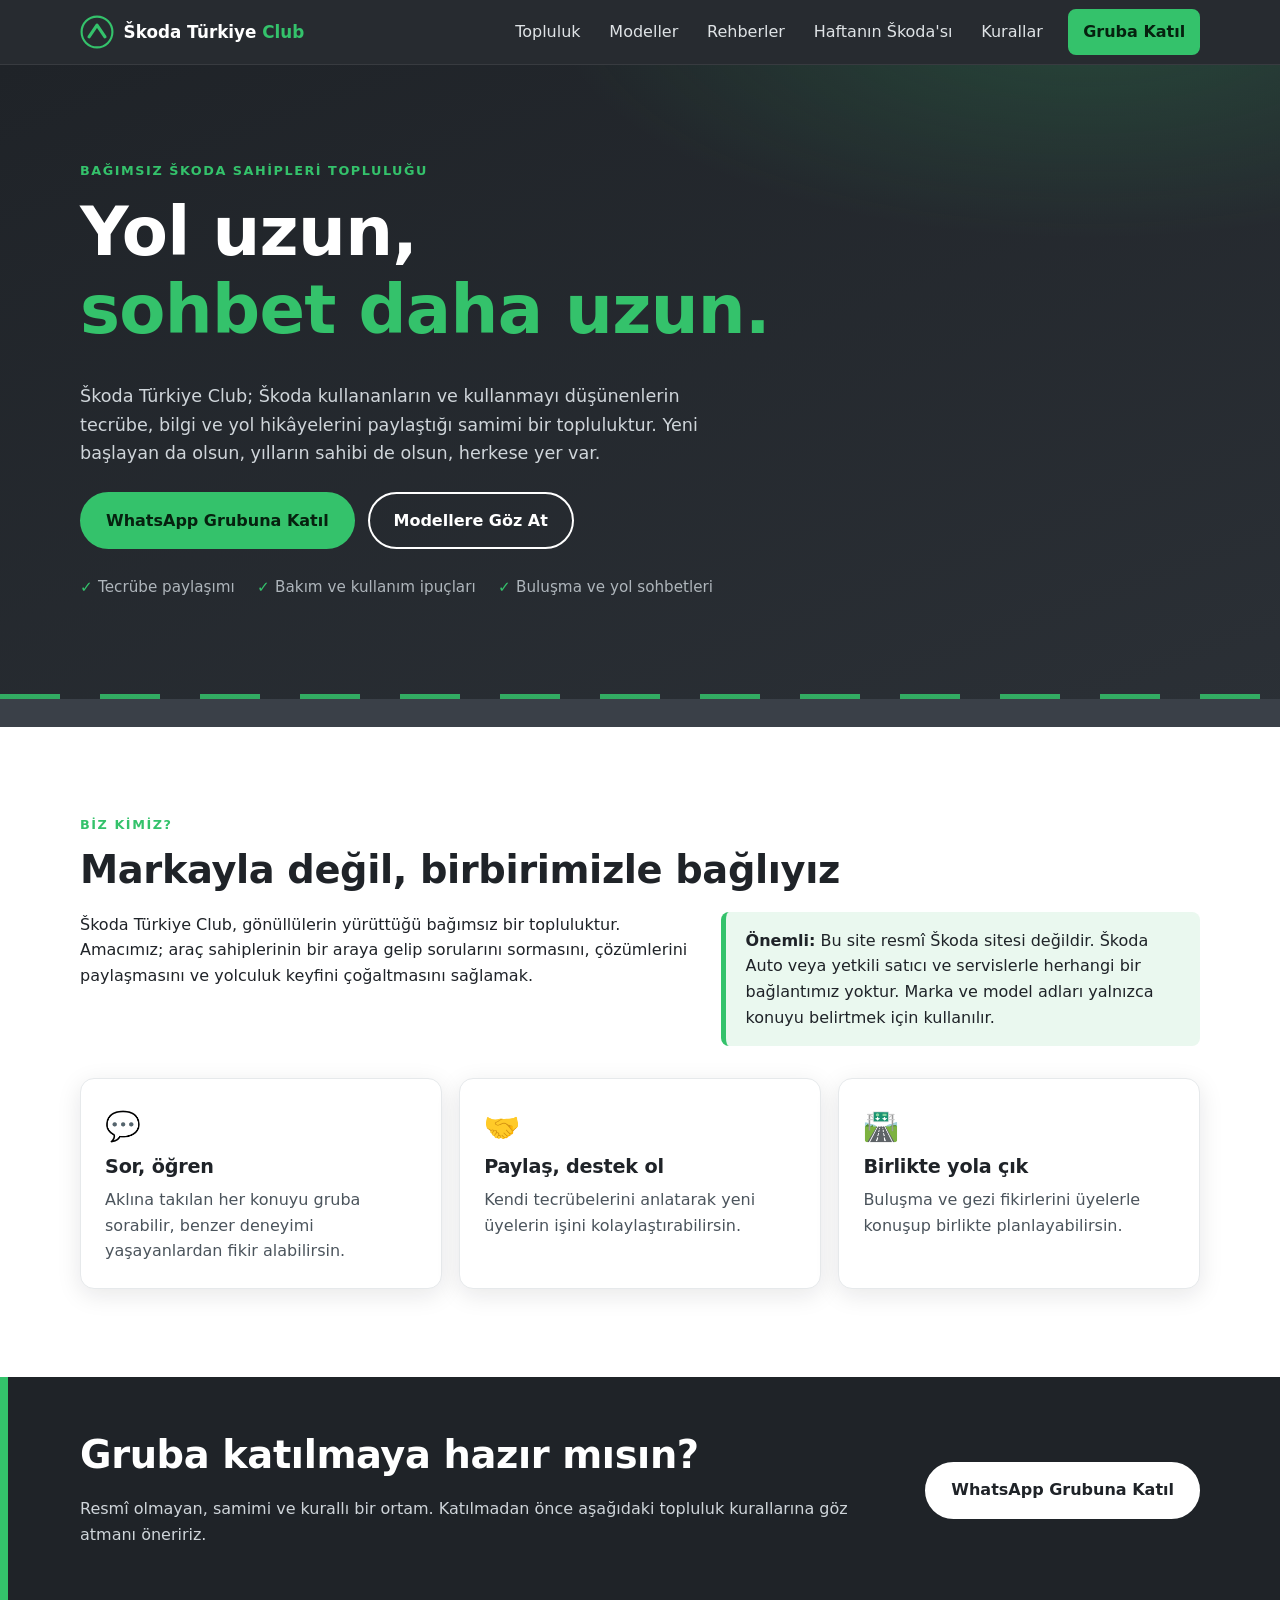
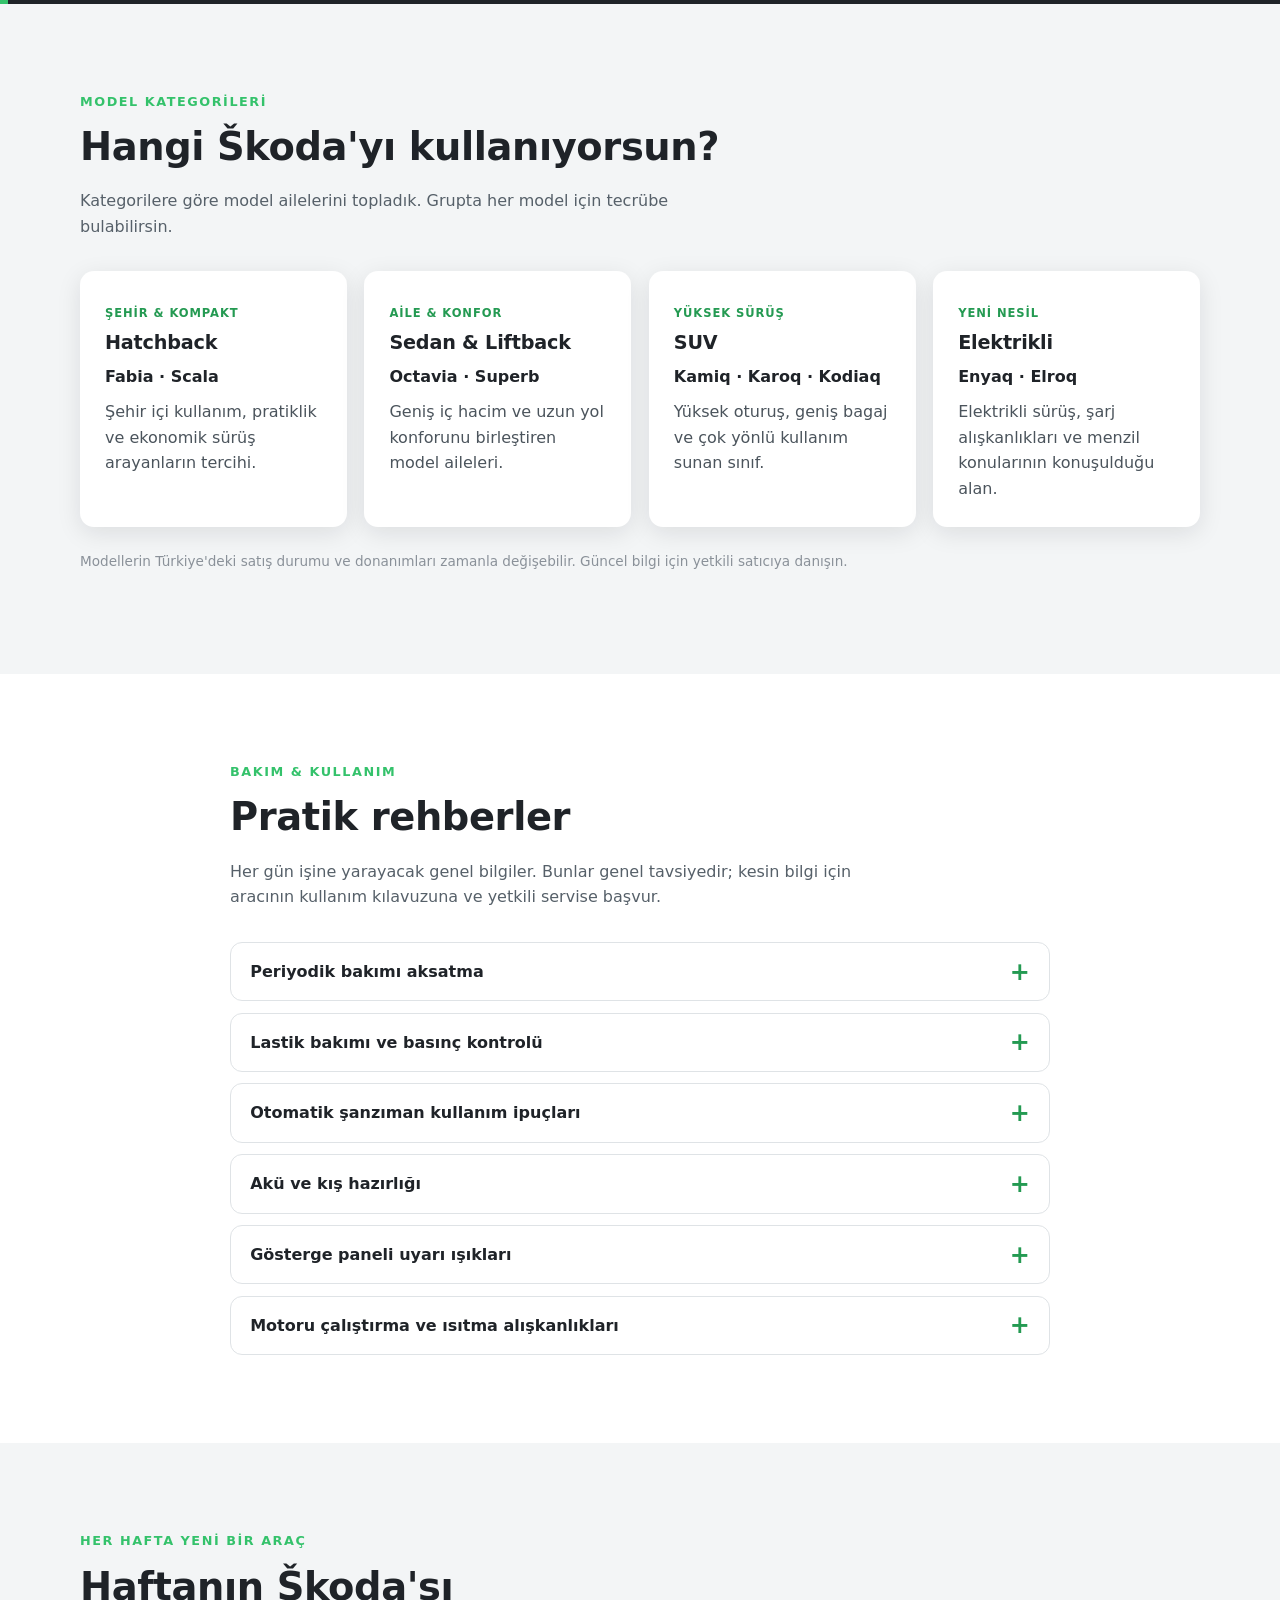
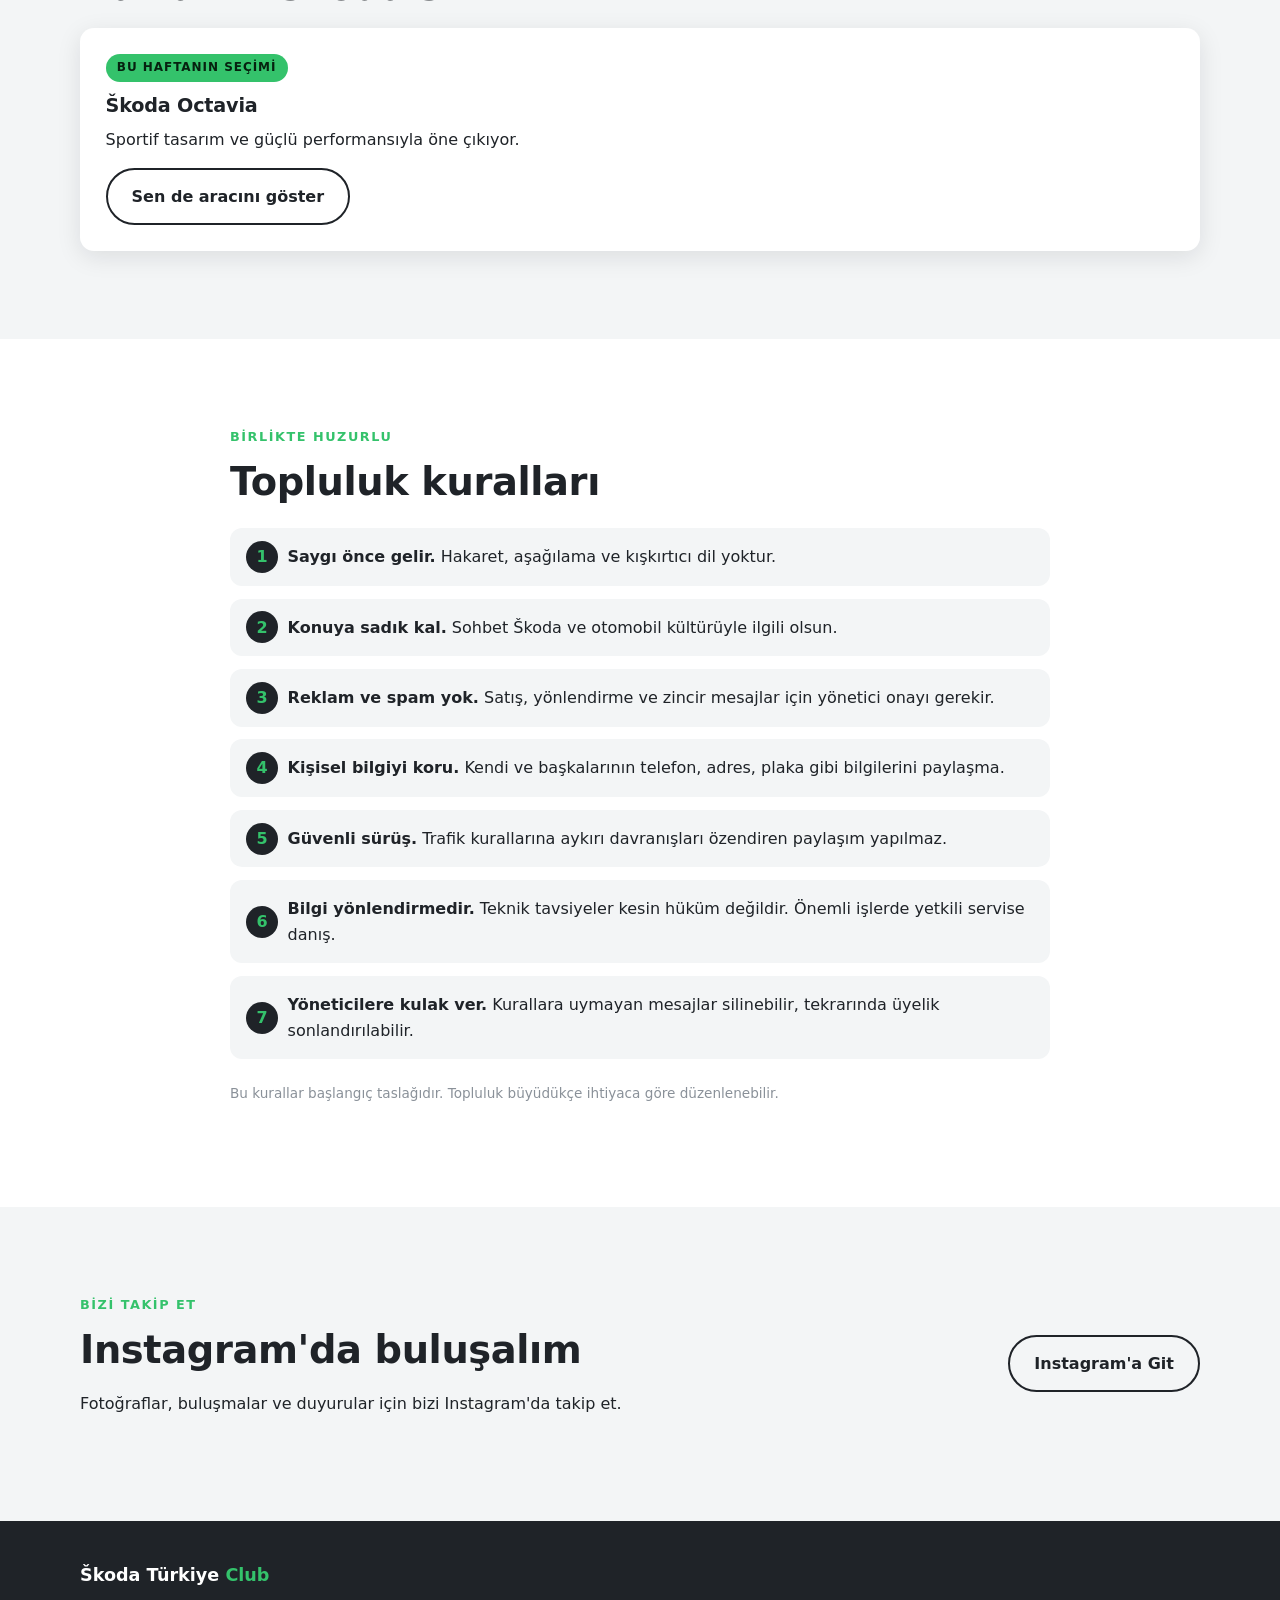
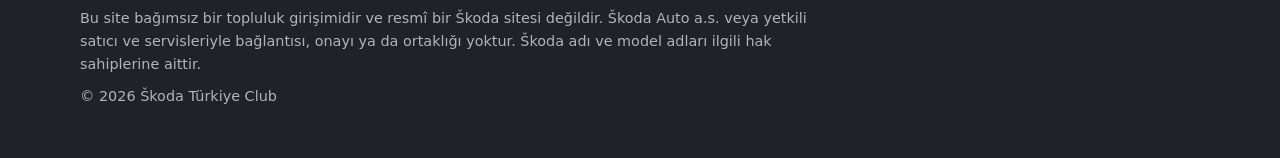
<file: index.html>
<!DOCTYPE html>
<html lang="tr">
<head>
  <meta charset="UTF-8">
  <meta name="viewport" content="width=device-width, initial-scale=1">
  <title>Škoda Türkiye Club | Bağımsız Škoda Sahipleri Topluluğu</title>
  <meta name="description" content="Škoda Türkiye Club: Škoda kullanıcılarının bilgi, tecrübe ve sohbet paylaştığı bağımsız bir topluluk. Resmî Škoda sitesi değildir.">
  <meta name="theme-color" content="#1f2328">
  <link rel="icon" href="data:image/svg+xml,%3Csvg xmlns='http://www.w3.org/2000/svg' viewBox='0 0 64 64'%3E%3Ccircle cx='32' cy='32' r='30' fill='%231f2328' stroke='%2334c26b' stroke-width='4'/%3E%3Cpath d='M18 40 L32 20 L46 40' fill='none' stroke='%2334c26b' stroke-width='6' stroke-linecap='round' stroke-linejoin='round'/%3E%3C/svg%3E">
  <link rel="stylesheet" href="style.css">
</head>
<body>

  <a class="skip" href="#icerik">İçeriğe geç</a>

  <!-- ÜST MENÜ -->
  <header class="topbar">
    <div class="wrap topbar-in">
      <a class="brand" href="#top" aria-label="Škoda Türkiye Club ana sayfa">
        <svg class="emblem" viewBox="0 0 64 64" aria-hidden="true">
          <circle cx="32" cy="32" r="29" fill="none" stroke="currentColor" stroke-width="4"/>
          <path d="M17 41 L32 19 L47 41" fill="none" stroke="currentColor" stroke-width="6" stroke-linecap="round" stroke-linejoin="round"/>
        </svg>
        <span class="brand-text">Škoda Türkiye <b>Club</b></span>
      </a>
      <button class="menu-btn" id="menuBtn" aria-expanded="false" aria-controls="nav" aria-label="Menüyü aç/kapat">
        <span></span><span></span><span></span>
      </button>
      <nav class="nav" id="nav">
        <a href="#topluluk">Topluluk</a>
        <a href="#modeller">Modeller</a>
        <a href="#rehber">Rehberler</a>
        <a href="#hafta">Haftanın Škoda'sı</a>
        <a href="#kurallar">Kurallar</a>
        <a class="btn btn-small js-whatsapp" href="#katil">Gruba Katıl</a>
      </nav>
    </div>
  </header>

  <main id="icerik">

    <!-- KARŞILAMA -->
    <section class="hero" id="top">
      <div class="wrap hero-in">
        <p class="eyebrow">Bağımsız Škoda sahipleri topluluğu</p>
        <h1>Yol uzun,<br><span class="accent">sohbet daha uzun.</span></h1>
        <p class="lead">Škoda Türkiye Club; Škoda kullananların ve kullanmayı düşünenlerin tecrübe, bilgi ve yol hikâyelerini paylaştığı samimi bir topluluktur. Yeni başlayan da olsun, yılların sahibi de olsun, herkese yer var.</p>
        <div class="hero-actions">
          <a class="btn js-whatsapp" href="#katil">WhatsApp Grubuna Katıl</a>
          <a class="btn btn-ghost" href="#modeller">Modellere Göz At</a>
        </div>
        <ul class="hero-points">
          <li>Tecrübe paylaşımı</li>
          <li>Bakım ve kullanım ipuçları</li>
          <li>Buluşma ve yol sohbetleri</li>
        </ul>
      </div>
      <div class="hero-road" aria-hidden="true"></div>
    </section>

    <!-- TOPLULUK -->
    <section class="section" id="topluluk">
      <div class="wrap">
        <p class="eyebrow">Biz kimiz?</p>
        <h2>Markayla değil, birbirimizle bağlıyız</h2>
        <div class="cols">
          <p>Škoda Türkiye Club, gönüllülerin yürüttüğü bağımsız bir topluluktur. Amacımız; araç sahiplerinin bir araya gelip sorularını sormasını, çözümlerini paylaşmasını ve yolculuk keyfini çoğaltmasını sağlamak.</p>
          <p class="note-box"><strong>Önemli:</strong> Bu site resmî Škoda sitesi değildir. Škoda Auto veya yetkili satıcı ve servislerle herhangi bir bağlantımız yoktur. Marka ve model adları yalnızca konuyu belirtmek için kullanılır.</p>
        </div>
        <div class="cards three">
          <article class="card">
            <div class="ico" aria-hidden="true">💬</div>
            <h3>Sor, öğren</h3>
            <p>Aklına takılan her konuyu gruba sorabilir, benzer deneyimi yaşayanlardan fikir alabilirsin.</p>
          </article>
          <article class="card">
            <div class="ico" aria-hidden="true">🤝</div>
            <h3>Paylaş, destek ol</h3>
            <p>Kendi tecrübelerini anlatarak yeni üyelerin işini kolaylaştırabilirsin.</p>
          </article>
          <article class="card">
            <div class="ico" aria-hidden="true">🛣️</div>
            <h3>Birlikte yola çık</h3>
            <p>Buluşma ve gezi fikirlerini üyelerle konuşup birlikte planlayabilirsin.</p>
          </article>
        </div>
      </div>
    </section>

    <!-- WHATSAPP ÇAĞRISI -->
    <section class="cta" id="katil">
      <div class="wrap cta-in">
        <div>
          <h2>Gruba katılmaya hazır mısın?</h2>
          <p>Resmî olmayan, samimi ve kurallı bir ortam. Katılmadan önce aşağıdaki topluluk kurallarına göz atmanı öneririz.</p>
        </div>
        <div class="cta-side">
          <a class="btn btn-light js-whatsapp" id="ctaWhatsapp" href="#katil">WhatsApp Grubuna Katıl</a>
          <p class="cta-note" id="whatsappNote" hidden>Davet bağlantısı çok yakında burada olacak.</p>
        </div>
      </div>
    </section>

    <!-- MODELLER -->
    <section class="section alt" id="modeller">
      <div class="wrap">
        <p class="eyebrow">Model kategorileri</p>
        <h2>Hangi Škoda'yı kullanıyorsun?</h2>
        <p class="sub">Kategorilere göre model ailelerini topladık. Grupta her model için tecrübe bulabilirsin.</p>
        <div class="cards four">
          <article class="card model">
            <span class="tag">Şehir &amp; kompakt</span>
            <h3>Hatchback</h3>
            <p class="models">Fabia · Scala</p>
            <p>Şehir içi kullanım, pratiklik ve ekonomik sürüş arayanların tercihi.</p>
          </article>
          <article class="card model">
            <span class="tag">Aile &amp; konfor</span>
            <h3>Sedan &amp; Liftback</h3>
            <p class="models">Octavia · Superb</p>
            <p>Geniş iç hacim ve uzun yol konforunu birleştiren model aileleri.</p>
          </article>
          <article class="card model">
            <span class="tag">Yüksek sürüş</span>
            <h3>SUV</h3>
            <p class="models">Kamiq · Karoq · Kodiaq</p>
            <p>Yüksek oturuş, geniş bagaj ve çok yönlü kullanım sunan sınıf.</p>
          </article>
          <article class="card model">
            <span class="tag">Yeni nesil</span>
            <h3>Elektrikli</h3>
            <p class="models">Enyaq · Elroq</p>
            <p>Elektrikli sürüş, şarj alışkanlıkları ve menzil konularının konuşulduğu alan.</p>
          </article>
        </div>
        <p class="fineprint">Modellerin Türkiye'deki satış durumu ve donanımları zamanla değişebilir. Güncel bilgi için yetkili satıcıya danışın.</p>
      </div>
    </section>

    <!-- REHBERLER -->
    <section class="section" id="rehber">
      <div class="wrap narrow">
        <p class="eyebrow">Bakım &amp; kullanım</p>
        <h2>Pratik rehberler</h2>
        <p class="sub">Her gün işine yarayacak genel bilgiler. Bunlar genel tavsiyedir; kesin bilgi için aracının kullanım kılavuzuna ve yetkili servise başvur.</p>

        <div class="accordion">
          <details>
            <summary>Periyodik bakımı aksatma</summary>
            <div class="body">
              <ul>
                <li>Bakım aralıklarını aracının kullanım kılavuzundan ve servis kitapçığından takip et.</li>
                <li>Motor yağı ve filtre değişimini zamanında yaptır; yağ cinsi için kılavuzdaki özelliğe bak.</li>
                <li>Yapılan her bakımın faturasını ve kaydını sakla. Araç satarken değer katar.</li>
              </ul>
            </div>
          </details>

          <details>
            <summary>Lastik bakımı ve basınç kontrolü</summary>
            <div class="body">
              <ul>
                <li>Lastik basıncını ayda bir ve yola çıkmadan önce, lastikler soğukken kontrol et.</li>
                <li>Doğru basınç değeri genellikle sürücü kapısı pervazında veya yakıt kapağında yazar.</li>
                <li>Diş derinliğini ve yanak bölgelerini düzenli kontrol et; çatlak veya şişlik görürsen vakit kaybetmeden değiştir.</li>
                <li>Kış lastiği kullanımıyla ilgili zorunluluklar bölgeye ve araç tipine göre değişebilir. Güncel mevzuatı kontrol et.</li>
              </ul>
            </div>
          </details>

          <details>
            <summary>Otomatik şanzıman kullanım ipuçları</summary>
            <div class="body">
              <ul>
                <li>Yokuşta aracı gazla bekletmek yerine fren pedalını veya el frenini kullan.</li>
                <li>Şanzıman yağı ve bakım aralığı için kılavuzdaki programı uygula.</li>
                <li>Garip sarsıntı, gecikme veya uyarı mesajı fark edersen yetkili servise göster.</li>
              </ul>
            </div>
          </details>

          <details>
            <summary>Akü ve kış hazırlığı</summary>
            <div class="body">
              <ul>
                <li>Sık sık çok kısa mesafe gitmek aküyü zorlar. Arada daha uzun yolculuk yap.</li>
                <li>Çalıştırmada isteksizlik, sönük farlar gibi belirtiler aküyü kontrol ettirmenin zamanıdır.</li>
                <li>Silecek suyu, antifriz ve silecek lastiklerini soğuklar başlamadan kontrol et.</li>
              </ul>
            </div>
          </details>

          <details>
            <summary>Gösterge paneli uyarı ışıkları</summary>
            <div class="body">
              <ul>
                <li><strong>Kırmızı</strong> uyarı genellikle acil durumu belirtir. Güvenli yerde durup kılavuza bak veya yardım çağır.</li>
                <li><strong>Sarı/turuncu</strong> uyarı genellikle kontrol gerektirir. Yakın zamanda servise göster.</li>
                <li>Işığın tam anlamı modele göre değişir. Kılavuzdaki uyarı bölümü en doğru kaynaktır.</li>
              </ul>
            </div>
          </details>

          <details>
            <summary>Motoru çalıştırma ve ısıtma alışkanlıkları</summary>
            <div class="body">
              <ul>
                <li>Soğuk motoru ilk dakikalarda yüksek devire zorlama; sakin sürüşle ısınmasını bekle.</li>
                <li>Uzun yoldan sonra özellikle turbolu motorlarda aracı hemen kapatmak yerine kısa bir süre sakin sür.</li>
                <li>Yakıt için kılavuzda belirtilen oktan değerine uy.</li>
              </ul>
            </div>
          </details>
        </div>
      </div>
    </section>

    <!-- HAFTANIN ŠKODA'SI -->
    <section class="section alt" id="hafta">
      <div class="wrap">
        <p class="eyebrow">Her hafta yeni bir araç</p>
        <h2>Haftanın Škoda'sı</h2>
        <div class="week">
          <div class="week-txt">
            <p class="badge">Bu haftanın seçimi</p>
            <h3 id="weekModel">—</h3>
            <p id="weekDesc">—</p>
            <p class="owner" id="weekOwner" hidden></p>
            <a class="btn btn-ghost js-whatsapp" href="#katil">Sen de aracını göster</a>
          </div>
        </div>
      </div>
    </section>

    <!-- KURALLAR -->
    <section class="section" id="kurallar">
      <div class="wrap narrow">
        <p class="eyebrow">Birlikte huzurlu</p>
        <h2>Topluluk kuralları</h2>
        <ol class="rules">
          <li><strong>Saygı önce gelir.</strong> Hakaret, aşağılama ve kışkırtıcı dil yoktur.</li>
          <li><strong>Konuya sadık kal.</strong> Sohbet Škoda ve otomobil kültürüyle ilgili olsun.</li>
          <li><strong>Reklam ve spam yok.</strong> Satış, yönlendirme ve zincir mesajlar için yönetici onayı gerekir.</li>
          <li><strong>Kişisel bilgiyi koru.</strong> Kendi ve başkalarının telefon, adres, plaka gibi bilgilerini paylaşma.</li>
          <li><strong>Güvenli sürüş.</strong> Trafik kurallarına aykırı davranışları özendiren paylaşım yapılmaz.</li>
          <li><strong>Bilgi yönlendirmedir.</strong> Teknik tavsiyeler kesin hüküm değildir. Önemli işlerde yetkili servise danış.</li>
          <li><strong>Yöneticilere kulak ver.</strong> Kurallara uymayan mesajlar silinebilir, tekrarında üyelik sonlandırılabilir.</li>
        </ol>
        <p class="fineprint">Bu kurallar başlangıç taslağıdır. Topluluk büyüdükçe ihtiyaca göre düzenlenebilir.</p>
      </div>
    </section>

    <!-- INSTAGRAM -->
    <section class="section alt" id="instagram">
      <div class="wrap insta">
        <div>
          <p class="eyebrow">Bizi takip et</p>
          <h2>Instagram'da buluşalım</h2>
          <p id="instaText">Instagram hesabımız hazırlanıyor. Hazır olunca bağlantı burada görünecek.</p>
        </div>
        <a class="btn btn-ghost" id="instaBtn" href="#instagram" aria-disabled="true">Yakında</a>
      </div>
    </section>

  </main>

  <footer class="footer">
    <div class="wrap">
      <p class="brand-line">Škoda Türkiye <b>Club</b></p>
      <p class="legal">Bu site bağımsız bir topluluk girişimidir ve resmî bir Škoda sitesi değildir. Škoda Auto a.s. veya yetkili satıcı ve servisleriyle bağlantısı, onayı ya da ortaklığı yoktur. Škoda adı ve model adları ilgili hak sahiplerine aittir.</p>
      <p class="legal">© <span id="yil">2026</span> Škoda Türkiye Club</p>
    </div>
  </footer>

  <script src="config.js"></script>
  <script src="script.js"></script>
</body>
</html>
</file>
<file: style.css>
/* ==========================================================
   Škoda Türkiye Club – Görünüm dosyası
   Renkleri değiştirmek istersen en üstteki :root bölümüne bak.
   ========================================================== */

:root {
  --antrasit: #1f2328;
  --antrasit-2: #2b3036;
  --antrasit-3: #3a4048;
  --yesil: #34c26b;
  --yesil-koyu: #249a52;
  --beyaz: #ffffff;
  --gri-acik: #f3f5f6;
  --gri-orta: #8a9199;
  --metin: #1f2328;
  --radius: 14px;
  --golge: 0 6px 24px rgba(20, 24, 28, .10);
}

* { box-sizing: border-box; }
html { scroll-behavior: smooth; scroll-padding-top: 76px; }
body {
  margin: 0;
  font-family: system-ui, -apple-system, "Segoe UI", Roboto, Arial, sans-serif;
  color: var(--metin);
  background: var(--beyaz);
  line-height: 1.6;
  -webkit-text-size-adjust: 100%;
}
img { max-width: 100%; display: block; }
a { color: inherit; }
h1, h2, h3 { line-height: 1.15; margin: 0 0 .5em; letter-spacing: -.01em; }
h1 { font-size: clamp(2.2rem, 8vw, 4.2rem); font-weight: 800; }
h2 { font-size: clamp(1.6rem, 5vw, 2.4rem); font-weight: 800; }
h3 { font-size: 1.2rem; }
p { margin: 0 0 1em; }

.wrap { width: min(1120px, 100% - 2rem); margin-inline: auto; }
.narrow { width: min(820px, 100% - 2rem); }

.skip {
  position: absolute; left: -999px; top: 0;
  background: var(--yesil); color: #000; padding: .6rem 1rem; z-index: 100;
}
.skip:focus { left: 0; }

/* ---------- Üst menü ---------- */
.topbar {
  position: sticky; top: 0; z-index: 50;
  background: rgba(31, 35, 40, .96);
  backdrop-filter: blur(8px);
  color: var(--beyaz);
  border-bottom: 1px solid rgba(255,255,255,.08);
}
.topbar-in { display: flex; align-items: center; justify-content: space-between; min-height: 64px; }
.brand { display: flex; align-items: center; gap: .6rem; text-decoration: none; color: var(--yesil); }
.emblem { width: 34px; height: 34px; flex: none; }
.brand-text { color: var(--beyaz); font-weight: 700; font-size: 1.05rem; }
.brand-text b { color: var(--yesil); }

.menu-btn {
  display: inline-flex; flex-direction: column; gap: 5px;
  background: none; border: 0; padding: .6rem; cursor: pointer;
}
.menu-btn span { width: 24px; height: 2px; background: var(--beyaz); transition: transform .25s, opacity .25s; }
.menu-btn[aria-expanded="true"] span:nth-child(1) { transform: translateY(7px) rotate(45deg); }
.menu-btn[aria-expanded="true"] span:nth-child(2) { opacity: 0; }
.menu-btn[aria-expanded="true"] span:nth-child(3) { transform: translateY(-7px) rotate(-45deg); }

.nav {
  display: none;
  position: absolute; top: 64px; left: 0; right: 0;
  flex-direction: column; gap: .25rem;
  background: var(--antrasit);
  padding: 1rem;
  border-bottom: 1px solid rgba(255,255,255,.08);
}
.nav.open { display: flex; }
.nav a { text-decoration: none; padding: .7rem .5rem; border-radius: 8px; color: #dfe3e6; }
.nav a:hover { color: var(--yesil); }
.nav a.btn { color: #06210f; text-align: center; margin-top: .4rem; }

/* ---------- Düğmeler ---------- */
.btn {
  display: inline-block;
  background: var(--yesil); color: #06210f;
  font-weight: 700; text-decoration: none;
  padding: .85rem 1.5rem; border-radius: 999px;
  border: 2px solid var(--yesil);
  transition: transform .15s, background .15s, color .15s;
  cursor: pointer; text-align: center;
}
.btn:hover { background: var(--yesil-koyu); border-color: var(--yesil-koyu); color: #fff; transform: translateY(-1px); }
.btn-small { padding: .55rem 1.1rem; }
.btn-ghost { background: transparent; color: inherit; border-color: currentColor; }
.btn-ghost:hover { background: var(--yesil); border-color: var(--yesil); color: #06210f; }
.btn-light { background: var(--beyaz); border-color: var(--beyaz); color: var(--antrasit); }
.btn-light:hover { background: var(--antrasit); border-color: var(--antrasit); color: var(--beyaz); }
.btn[aria-disabled="true"] { opacity: .75; cursor: not-allowed; }
.btn[aria-disabled="true"]:hover { transform: none; }

/* ---------- Karşılama ---------- */
.hero {
  position: relative; overflow: hidden;
  background:
    radial-gradient(900px 400px at 85% -10%, rgba(52,194,107,.22), transparent 60%),
    linear-gradient(160deg, var(--antrasit) 0%, var(--antrasit-2) 100%);
  color: var(--beyaz);
  padding: 4rem 0 6rem;
}
.hero-in { position: relative; z-index: 1; }
.eyebrow {
  color: var(--yesil); font-weight: 700; text-transform: uppercase;
  letter-spacing: .12em; font-size: .8rem; margin-bottom: .8rem;
}
.accent { color: var(--yesil); }
.lead { font-size: 1.1rem; color: #cfd5da; max-width: 60ch; }
.hero-actions { display: flex; flex-wrap: wrap; gap: .8rem; margin: 1.6rem 0; }
.hero .btn-ghost { color: var(--beyaz); }
.hero-points {
  display: flex; flex-wrap: wrap; gap: .6rem 1.4rem;
  list-style: none; padding: 0; margin: 0; color: #aeb5bb; font-size: .95rem;
}
.hero-points li::before { content: "✓ "; color: var(--yesil); font-weight: 700; }
.hero-road {
  position: absolute; left: 0; right: 0; bottom: 0; height: 34px;
  background: repeating-linear-gradient(90deg, var(--yesil) 0 60px, transparent 60px 100px);
  height: 5px; opacity: .85; bottom: 28px;
}
.hero::after {
  content: ""; position: absolute; left: 0; right: 0; bottom: 0; height: 28px;
  background: var(--antrasit-3);
}

/* ---------- Bölümler ---------- */
.section { padding: 4rem 0; }
.section.alt { background: var(--gri-acik); }
.sub { color: #566069; max-width: 62ch; margin-bottom: 2rem; }
.fineprint { color: var(--gri-orta); font-size: .85rem; margin-top: 1.5rem; }

.cols { display: grid; gap: 1.2rem; margin: 1rem 0 2rem; }
.note-box {
  background: #eaf8ef; border-left: 5px solid var(--yesil);
  padding: 1rem 1.2rem; border-radius: 8px; margin: 0;
}

.cards { display: grid; gap: 1.1rem; }
.card {
  background: var(--beyaz); border-radius: var(--radius);
  padding: 1.5rem; box-shadow: var(--golge);
  border: 1px solid #e6e9eb;
}
.alt .card { border-color: transparent; }
.card p { color: #4b545c; margin-bottom: 0; }
.ico { font-size: 1.8rem; margin-bottom: .4rem; }

.model { border-top: 4px solid var(--yesil); transition: transform .2s; }
.model:hover { transform: translateY(-4px); }
.tag {
  display: inline-block; font-size: .72rem; font-weight: 700; text-transform: uppercase;
  letter-spacing: .08em; color: var(--yesil-koyu); margin-bottom: .6rem;
}
.models { font-weight: 700; color: var(--antrasit) !important; margin-bottom: .6rem !important; }

/* ---------- WhatsApp çağrı bandı ---------- */
.cta { background: var(--antrasit); color: var(--beyaz); padding: 3.5rem 0; position: relative; }
.cta::before { content: ""; position: absolute; left: 0; top: 0; bottom: 0; width: 8px; background: var(--yesil); }
.cta-in { display: grid; gap: 1.5rem; align-items: center; }
.cta p { color: #cfd5da; margin: 0; }
.cta-side { display: flex; flex-direction: column; gap: .6rem; align-items: flex-start; }
.cta-note { color: var(--yesil) !important; font-size: .9rem; font-weight: 600; }

/* ---------- Rehber (açılır liste) ---------- */
.accordion { display: grid; gap: .7rem; }
details {
  background: var(--beyaz); border: 1px solid #dfe3e6;
  border-radius: 12px; overflow: hidden;
}
summary {
  cursor: pointer; padding: 1rem 1.2rem; font-weight: 700;
  list-style: none; position: relative; padding-right: 3rem;
}
summary::-webkit-details-marker { display: none; }
summary::after {
  content: "+"; position: absolute; right: 1.2rem; top: 50%; transform: translateY(-50%);
  color: var(--yesil-koyu); font-size: 1.5rem; font-weight: 700;
}
details[open] summary::after { content: "–"; }
details[open] { border-color: var(--yesil); }
details .body { padding: 0 1.2rem 1.1rem; color: #3e464d; }
details ul { margin: 0; padding-left: 1.2rem; display: grid; gap: .5rem; }

/* ---------- Haftanın Škoda'sı ---------- */
.week {
  display: grid; background: var(--beyaz); border-radius: var(--radius);
  overflow: hidden; box-shadow: var(--golge);
}
.week-img {
  min-height: 220px; display: grid; place-items: center;
  background: linear-gradient(135deg, var(--antrasit-2), var(--antrasit-3));
  background-size: cover; background-position: center;
  color: #aeb5bb; font-weight: 600;
}
.week-txt { padding: 1.6rem; }
.badge {
  display: inline-block; background: var(--yesil); color: #06210f;
  font-size: .75rem; font-weight: 800; text-transform: uppercase; letter-spacing: .08em;
  padding: .3rem .7rem; border-radius: 999px; margin-bottom: .8rem;
}
.owner { color: var(--gri-orta); font-style: italic; }

/* ---------- Kurallar ---------- */
.rules { counter-reset: kural; list-style: none; padding: 0; margin: 1.5rem 0 0; display: grid; gap: .8rem; }
.rules li {
  counter-increment: kural; position: relative;
  background: var(--gri-acik); padding: 1rem 1rem 1rem 3.6rem; border-radius: 12px;
}
.rules li::before {
  content: counter(kural); position: absolute; left: 1rem; top: 50%; transform: translateY(-50%);
  width: 32px; height: 32px; border-radius: 50%;
  background: var(--antrasit); color: var(--yesil);
  display: grid; place-items: center; font-weight: 800;
}

/* ---------- Instagram ---------- */
.insta { display: grid; gap: 1.2rem; align-items: center; }
.insta .btn { justify-self: start; color: var(--antrasit); }

/* ---------- Alt bilgi ---------- */
.footer { background: var(--antrasit); color: #aeb5bb; padding: 2.5rem 0; font-size: .9rem; }
.brand-line { color: var(--beyaz); font-weight: 700; font-size: 1.1rem; }
.brand-line b { color: var(--yesil); }
.legal { max-width: 80ch; margin-bottom: .6rem; }

/* ---------- Açılış animasyonu ---------- */
.reveal { opacity: 0; transform: translateY(18px); transition: opacity .6s ease, transform .6s ease; }
.reveal.visible { opacity: 1; transform: none; }
@media (prefers-reduced-motion: reduce) {
  html { scroll-behavior: auto; }
  .reveal { opacity: 1; transform: none; transition: none; }
}

/* ---------- Tablet ---------- */
@media (min-width: 700px) {
  .cards.three { grid-template-columns: repeat(3, 1fr); }
  .cards.four { grid-template-columns: repeat(2, 1fr); }
  .cols { grid-template-columns: 1.3fr 1fr; align-items: start; }
  .cta-in { grid-template-columns: 1fr auto; }
  .insta { grid-template-columns: 1fr auto; }
  .week { grid-template-columns: 1fr 1fr; }
  .week-img { min-height: 320px; }
}

/* ---------- Masaüstü ---------- */
@media (min-width: 960px) {
  .menu-btn { display: none; }
  .nav {
    display: flex; position: static; flex-direction: row; align-items: center;
    background: none; padding: 0; border: 0; gap: .2rem;
  }
  .nav a { padding: .5rem .8rem; }
  .nav a.btn { margin: 0 0 0 .6rem; }
  .cards.four { grid-template-columns: repeat(4, 1fr); }
  .hero { padding: 6rem 0 8rem; }
  .section { padding: 5.5rem 0; }
}
</file>
